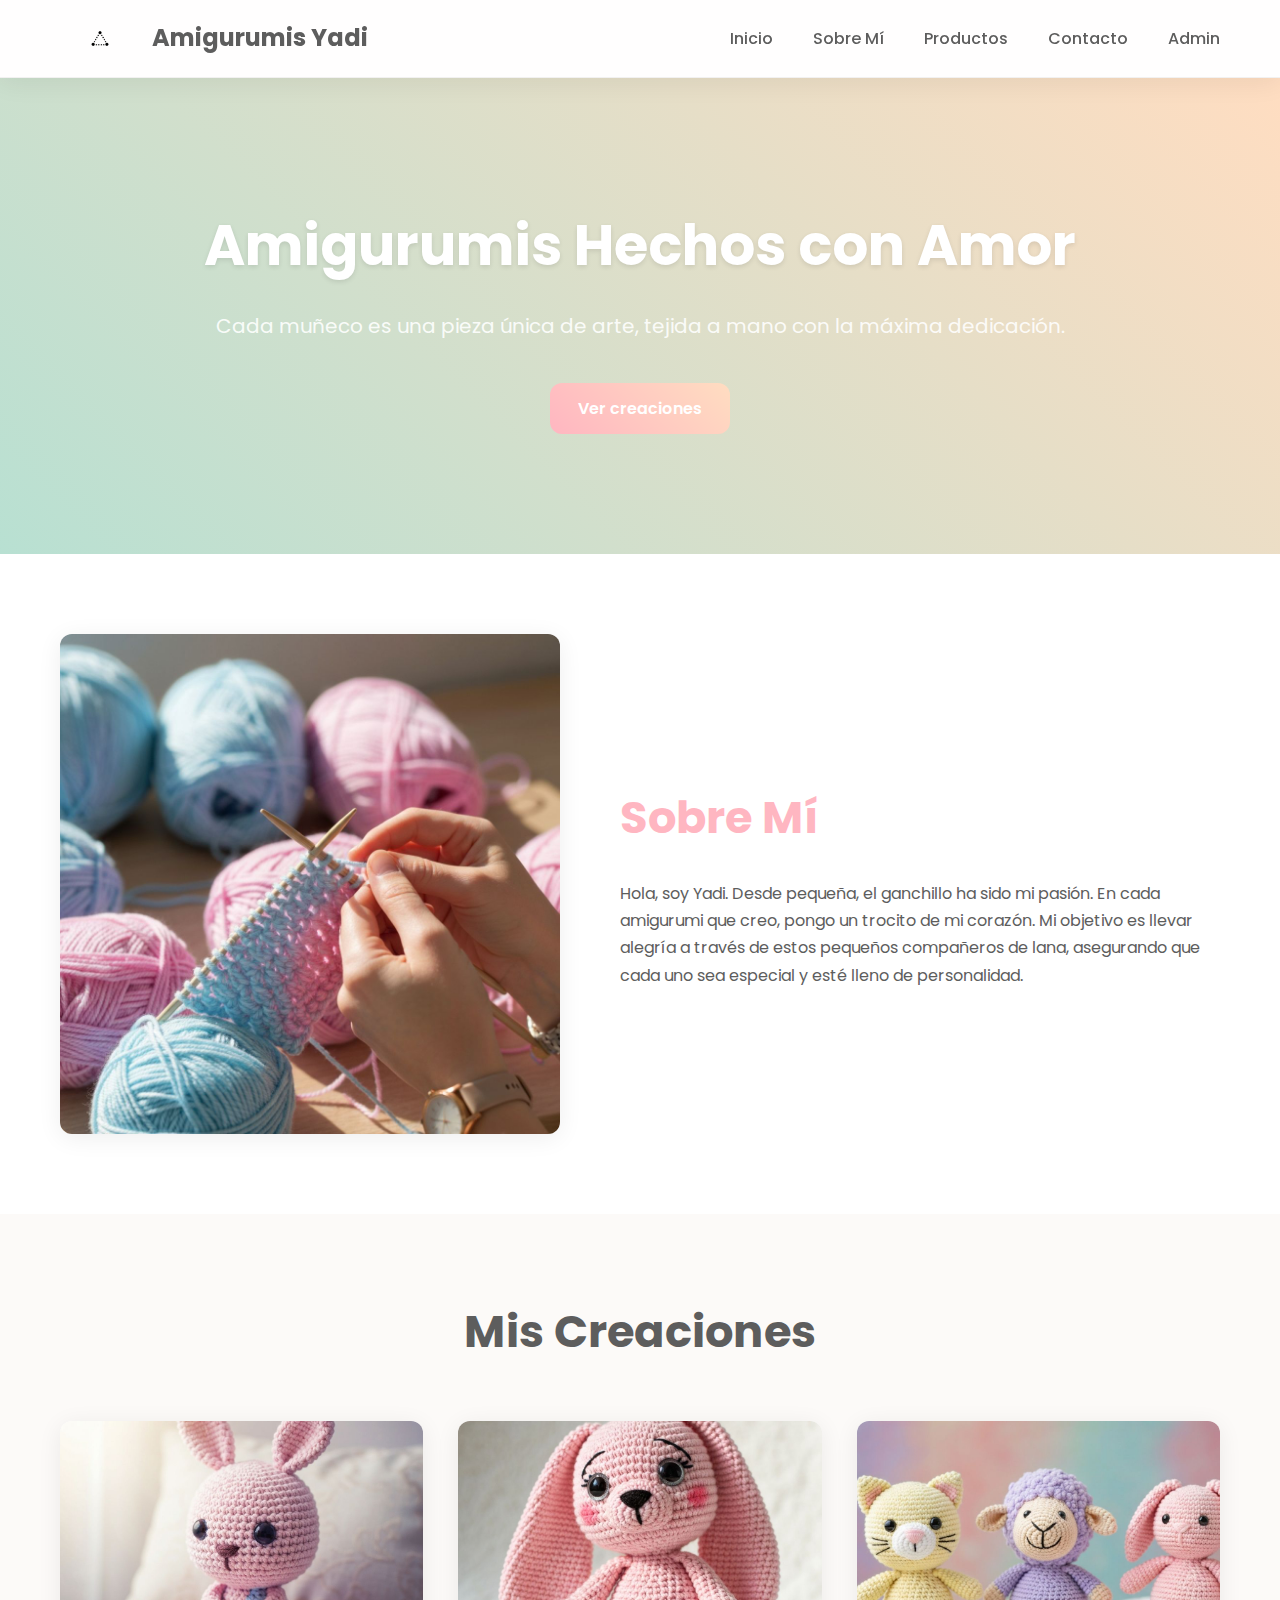
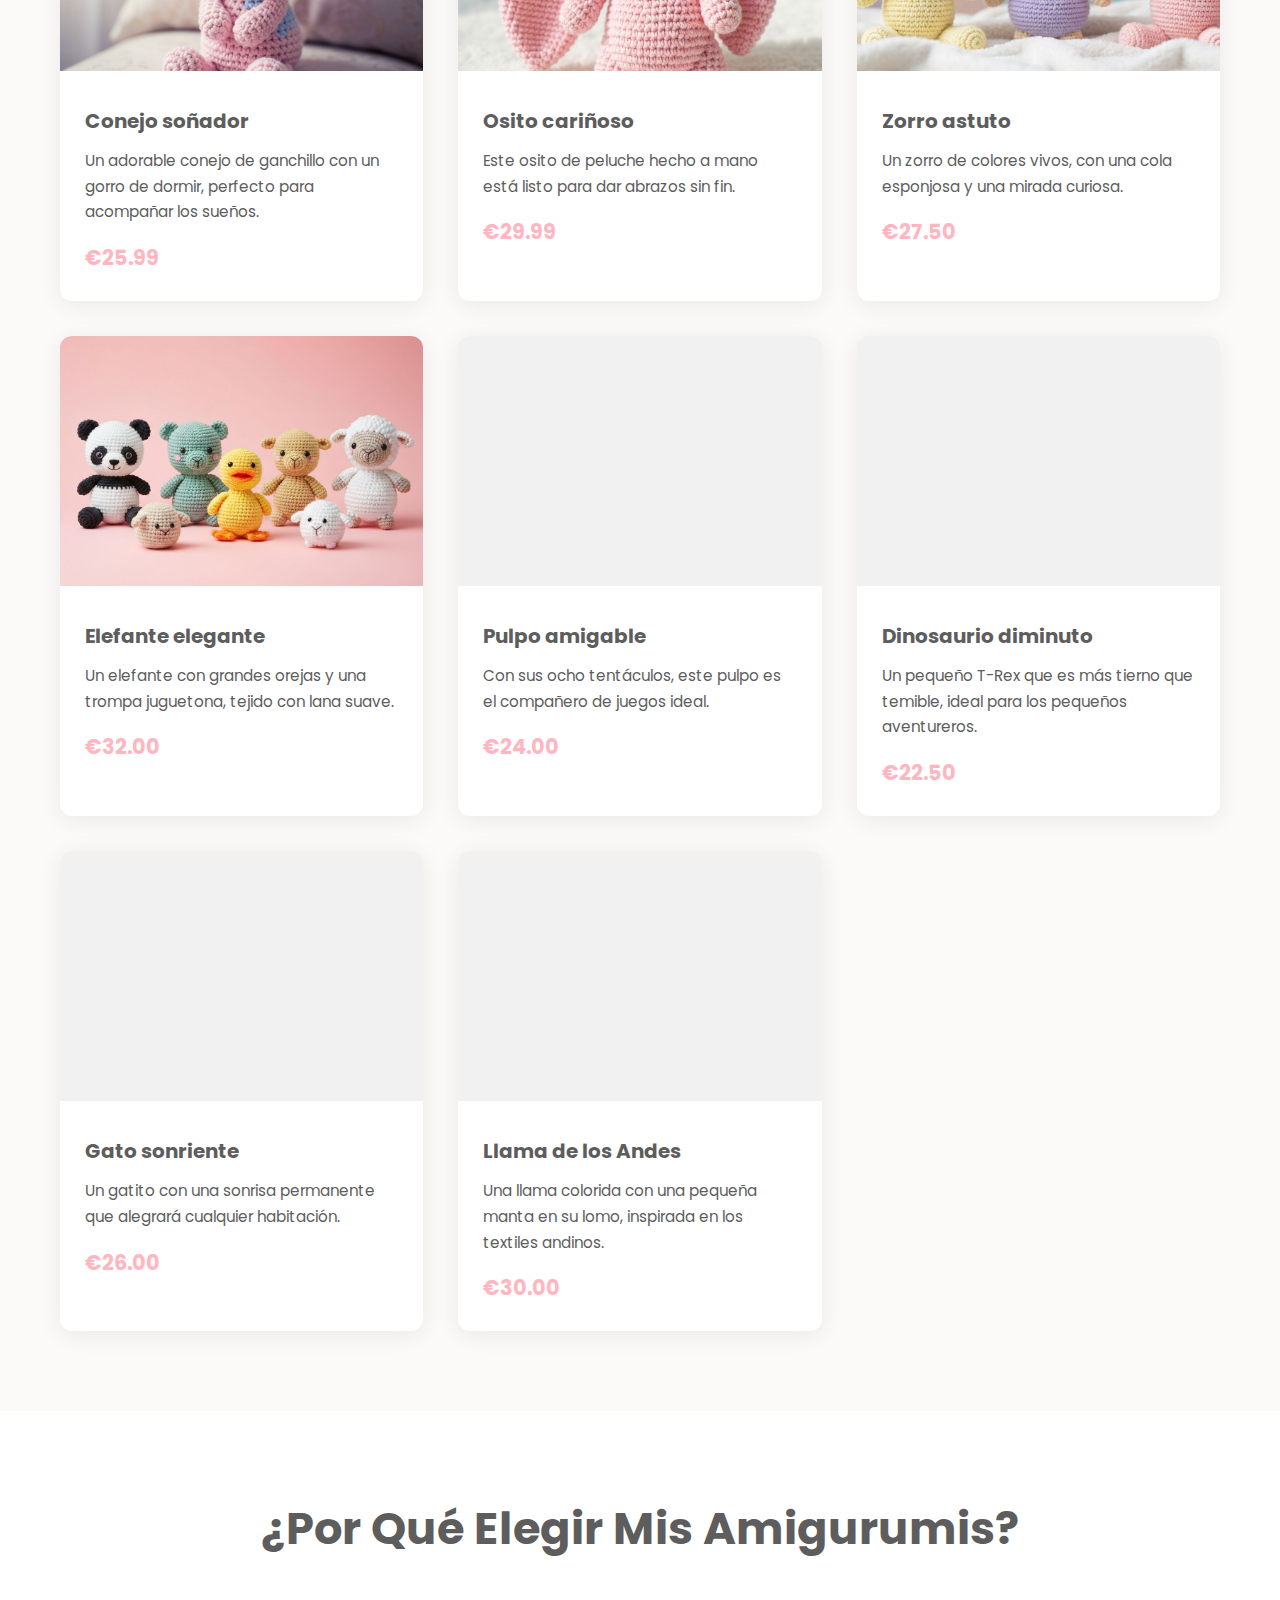
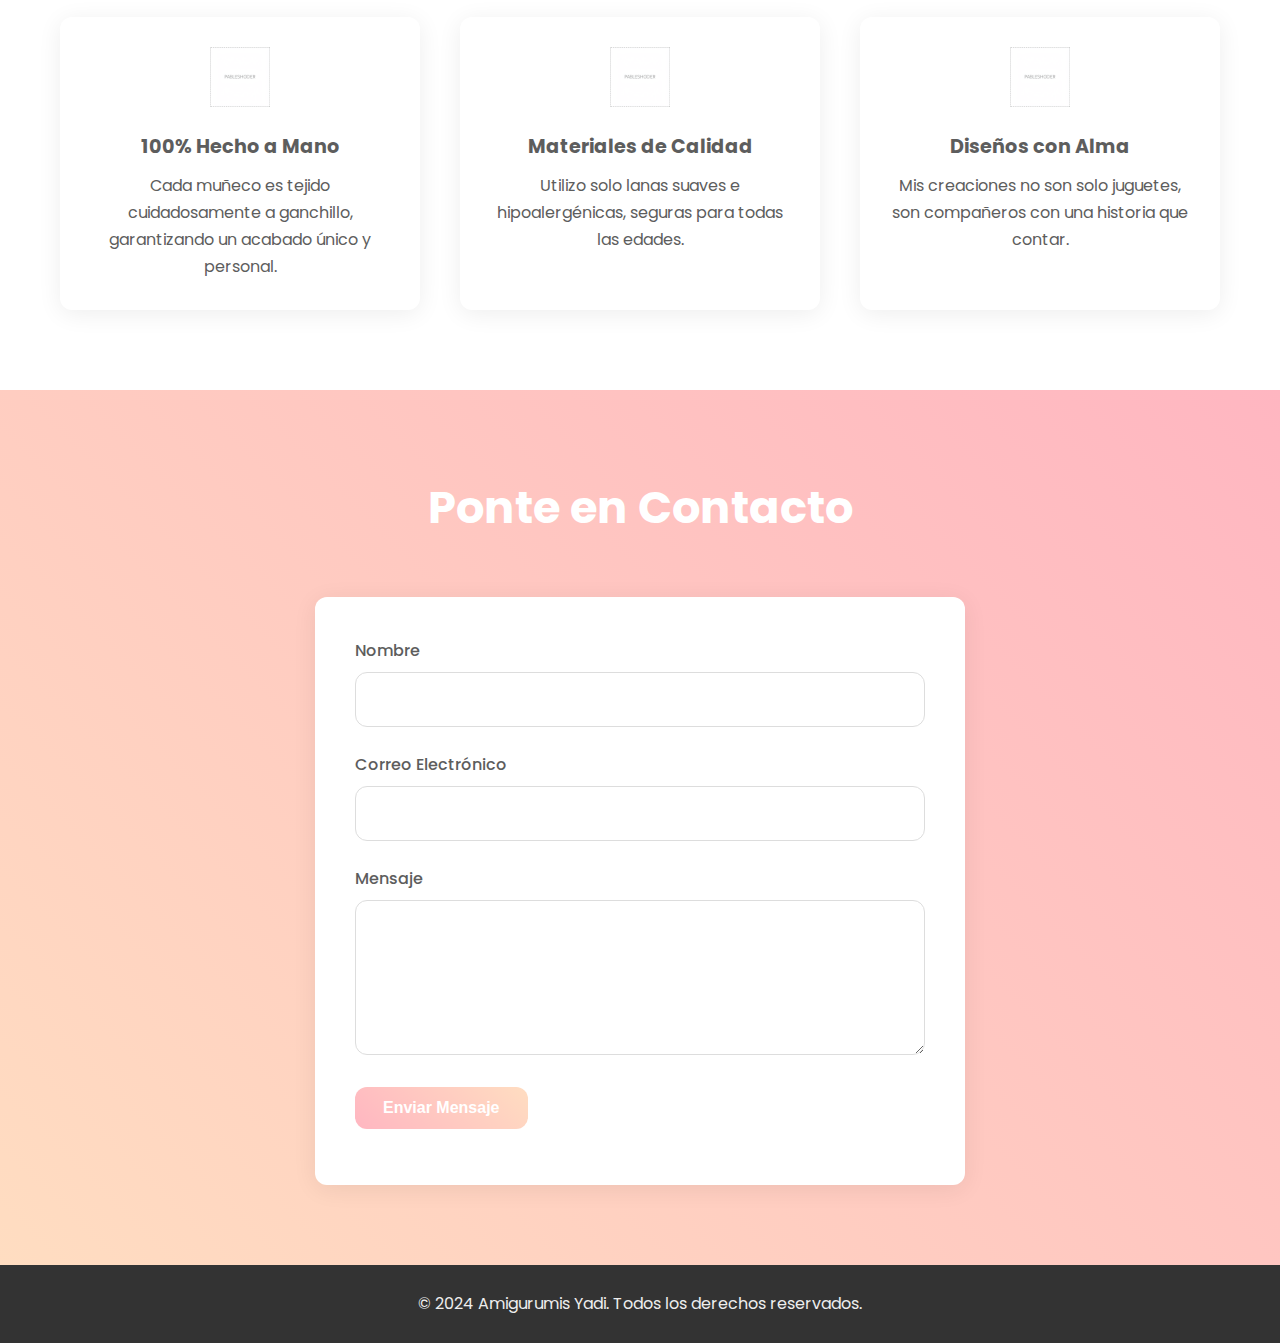
<file: index.html>
<!DOCTYPE html>
<html lang="es">
<head>
    <meta charset="UTF-8">
    <meta name="viewport" content="width=device-width, initial-scale=1.0">
    <title>Amigurumis Yadi - Hechos con Amor</title>
    <meta name="description" content="Descubre la magia de los amigurumis hechos a mano por Yadi. Muñecos de ganchillo únicos, creados con amor y dedicación en cada puntada.">
    <meta name="robots" content="index, follow">
    <link rel="icon" href="favicon.ico">
    <link rel="stylesheet" href="css/styles.css">
</head>
<body>

    <header class="navbar">
        <div class="container">
            <a href="#" class="logo">
                <img src="public/placeholder-logo.png" alt="Amigurumis Yadi Logo" loading="lazy">
                <span>Amigurumis Yadi</span>
            </a>
            <nav>
                <ul>
                    <li><a href="#hero">Inicio</a></li>
                    <li><a href="#about">Sobre Mí</a></li>
                    <li><a href="#products">Productos</a></li>
                    <li><a href="#contact">Contacto</a></li>
                    <li><a href="admin.html">Admin</a></li>
                </ul>
            </nav>
        </div>
    </header>

    <main>
        <section id="hero" class="hero-section">
            <div class="container">
                <h1>Amigurumis Hechos con Amor</h1>
                <p>Cada muñeco es una pieza única de arte, tejida a mano con la máxima dedicación.</p>
                <a href="#products" class="btn btn-primary">Ver creaciones</a>
            </div>
        </section>

        <section id="about" class="about-section">
            <div class="container">
                <div class="about-content">
                    <img src="public/hands-knitting-crochet-yarn-pastel-colors-crafting.jpg" alt="Manos tejiendo un amigurumi" loading="lazy">
                    <div class="about-text">
                        <h2>Sobre Mí</h2>
                        <p>Hola, soy Yadi. Desde pequeña, el ganchillo ha sido mi pasión. En cada amigurumi que creo, pongo un trocito de mi corazón. Mi objetivo es llevar alegría a través de estos pequeños compañeros de lana, asegurando que cada uno sea especial y esté lleno de personalidad.</p>
                    </div>
                </div>
            </div>
        </section>
        
        <section id="products" class="products-section">
            <div class="container">
                <h2>Mis Creaciones</h2>
                <div id="products-grid" class="products-grid">
                    <!-- Los productos se cargarán aquí desde db.json -->
                </div>
            </div>
        </section>

        <section id="why-choose-us" class="why-choose-us-section">
            <div class="container">
                <h2>¿Por Qué Elegir Mis Amigurumis?</h2>
                <div class="features">
                    <div class="feature-item">
                        <img src="public/generic-placeholder-icon.png" alt="Icono Calidad" loading="lazy">
                        <h3>100% Hecho a Mano</h3>
                        <p>Cada muñeco es tejido cuidadosamente a ganchillo, garantizando un acabado único y personal.</p>
                    </div>
                    <div class="feature-item">
                        <img src="public/generic-placeholder-icon.png" alt="Icono Materiales" loading="lazy">
                        <h3>Materiales de Calidad</h3>
                        <p>Utilizo solo lanas suaves e hipoalergénicas, seguras para todas las edades.</p>
                    </div>
                    <div class="feature-item">
                        <img src="public/generic-placeholder-icon.png" alt="Icono Diseño" loading="lazy">
                        <h3>Diseños con Alma</h3>
                        <p>Mis creaciones no son solo juguetes, son compañeros con una historia que contar.</p>
                    </div>
                </div>
            </div>
        </section>

        <section id="contact" class="contact-section">
            <div class="container">
                <h2>Ponte en Contacto</h2>
                <form id="contact-form" class="contact-form">
                    <div class="form-group">
                        <label for="name">Nombre</label>
                        <input type="text" id="name" name="name" required>
                    </div>
                    <div class="form-group">
                        <label for="email">Correo Electrónico</label>
                        <input type="email" id="email" name="email" required>
                    </div>
                    <div class="form-group">
                        <label for="message">Mensaje</label>
                        <textarea id="message" name="message" rows="5" required></textarea>
                    </div>
                    <button type="submit" class="btn btn-primary">Enviar Mensaje</button>
                    <p id="form-response" class="form-response"></p>
                </form>
            </div>
        </section>
    </main>

    <footer class="footer">
        <div class="container">
            <p>&copy; 2024 Amigurumis Yadi. Todos los derechos reservados.</p>
        </div>
    </footer>
    
    <script src="js/main.js"></script>
</body>
</html>
</file>
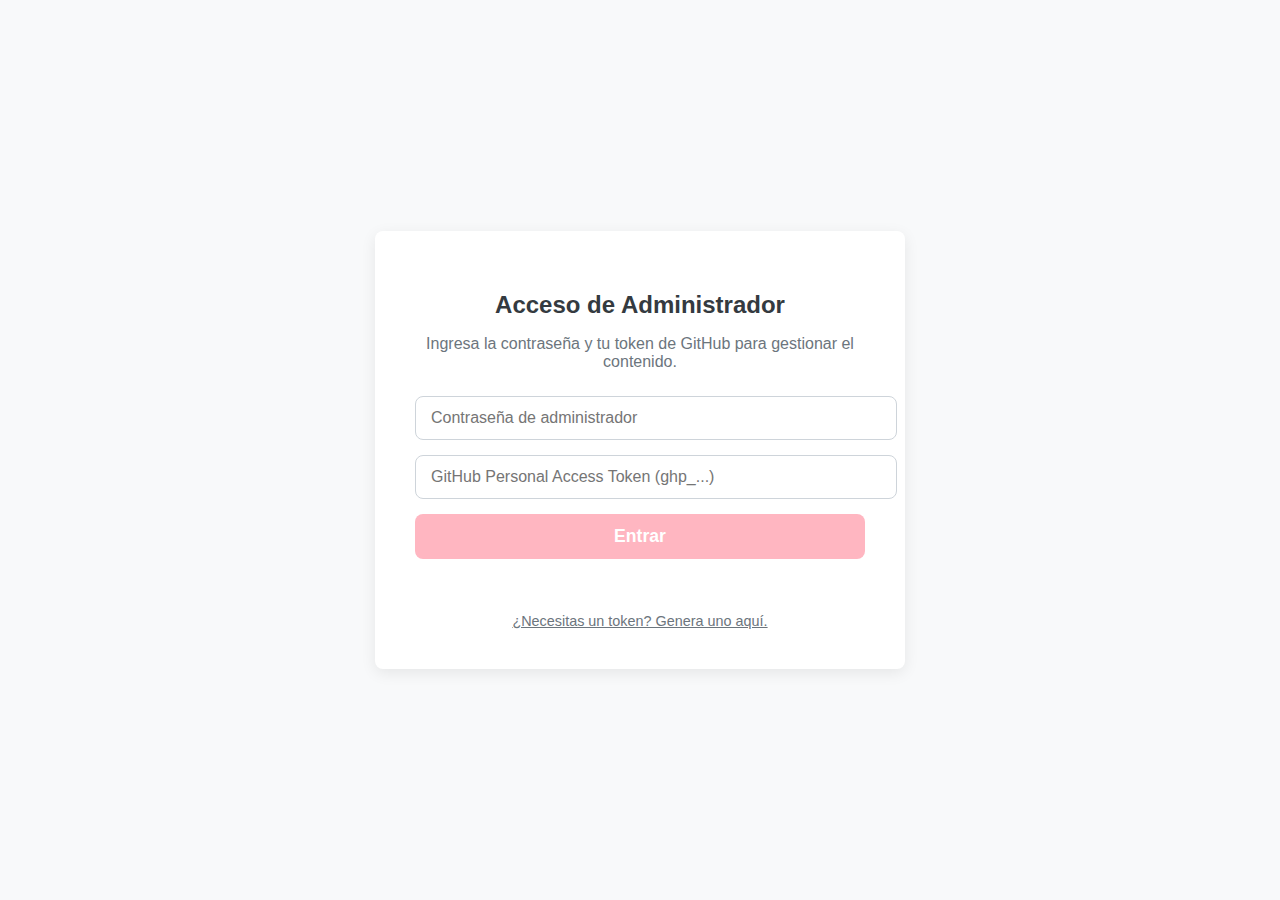
<file: admin.html>
<!DOCTYPE html>
<html lang="es">
<head>
    <meta charset="UTF-8">
    <meta name="viewport" content="width=device-width, initial-scale=1.0">
    <title>Admin - Amigurumis Yadi</title>
    <link rel="icon" href="favicon.ico">
    <link rel="stylesheet" href="css/admin.css">
</head>
<body>
    <div id="auth-screen">
        <div class="login-box">
            <h2>Acceso de Administrador</h2>
            <p>Ingresa la contraseña y tu token de GitHub para gestionar el contenido.</p>
            <input type="password" id="password" placeholder="Contraseña de administrador">
            <input type="password" id="github-token" placeholder="GitHub Personal Access Token (ghp_...)">
            <button id="login-btn">Entrar</button>
            <p id="auth-error" class="error"></p>
            <a href="https://github.com/settings/tokens/new?scopes=repo&description=AmigurumisYadi%20Admin" target="_blank" class="token-link">¿Necesitas un token? Genera uno aquí.</a>
        </div>
    </div>

    <div id="admin-panel" style="display: none;">
        <header>
            <h1>Panel de Administración</h1>
            <button id="logout-btn">Cerrar Sesión</button>
        </header>

        <main>
            <div class="tabs">
                <button class="tab-link active" data-tab="products-tab">Productos</button>
                <button class="tab-link" data-tab="messages-tab">Mensajes de Clientes</button>
            </div>

            <div id="products-tab" class="tab-content active">
                <h2>Gestionar Productos</h2>
                <div id="products-editor">
                    <!-- Los campos de productos se generarán aquí -->
                </div>
                <div class="publish-container">
                    <button id="save-publish-btn" class="btn-publish">Guardar y Publicar Cambios</button>
                    <p id="publish-status"></p>
                </div>
            </div>

            <div id="messages-tab" class="tab-content">
                <h2>Mensajes de Clientes</h2>
                <div id="messages-list">
                    <!-- Los mensajes se mostrarán aquí -->
                </div>
                <button id="clear-messages-btn" class="btn-clear">Limpiar Mensajes</button>
            </div>
        </main>
    </div>

    <script src="js/admin.js"></script>
</body>
</html>
</file>
<file: css/styles.css>
@import url('https://fonts.googleapis.com/css2?family=Poppins:wght@300;400;500;600;700&display=swap');

:root {
    --primary-color: #FFB6C1; /* Light Pink */
    --secondary-color: #B8E0D2; /* Pastel Mint */
    --accent-color: #FFDDC1; /* Peach */
    --text-color: #5D5D5D;
    --background-color: #fcfaf8;
    --white: #FFFFFF;
    --border-radius: 12px;
    --box-shadow: 0 4px 25px rgba(0, 0, 0, 0.07);
    --transition: all 0.3s ease;
}

* {
    margin: 0;
    padding: 0;
    box-sizing: border-box;
}

body {
    font-family: 'Poppins', -apple-system, BlinkMacSystemFont, "Segoe UI", Roboto, Helvetica, Arial, sans-serif;
    line-height: 1.7;
    background-color: var(--background-color);
    color: var(--text-color);
    -webkit-font-smoothing: antialiased;
    -moz-osx-font-smoothing: grayscale;
}

.container {
    max-width: 1200px;
    margin: 0 auto;
    padding: 0 20px;
}

.btn {
    display: inline-block;
    padding: 12px 28px;
    border-radius: var(--border-radius);
    text-decoration: none;
    font-weight: 600;
    font-size: 1rem;
    transition: var(--transition);
    border: none;
    cursor: pointer;
}

.btn:hover {
    transform: translateY(-3px);
    box-shadow: 0 6px 20px rgba(0, 0, 0, 0.1);
}

.btn-primary {
    background-image: linear-gradient(45deg, var(--primary-color), var(--accent-color));
    color: var(--white);
}

/* Navbar */
.navbar {
    background-color: rgba(255, 255, 255, 0.8);
    backdrop-filter: blur(10px);
    box-shadow: var(--box-shadow);
    padding: 1rem 0;
    position: sticky;
    top: 0;
    z-index: 1000;
    border-bottom: 1px solid rgba(0,0,0,0.05);
}

.navbar .container {
    display: flex;
    justify-content: space-between;
    align-items: center;
}

.navbar .logo {
    display: flex;
    align-items: center;
    text-decoration: none;
    color: var(--text-color);
    font-size: 1.5rem;
    font-weight: 700;
}

.navbar .logo img {
    height: 45px;
    margin-right: 12px;
    transition: transform 0.4s ease;
}

.navbar .logo:hover img {
    transform: rotate(360deg);
}

.navbar nav ul {
    list-style: none;
    display: flex;
    gap: 2.5rem;
}

.navbar nav a {
    text-decoration: none;
    color: var(--text-color);
    font-weight: 500;
    position: relative;
    padding: 5px 0;
}

.navbar nav a::after {
    content: '';
    position: absolute;
    bottom: 0;
    left: 0;
    width: 0;
    height: 2px;
    background-color: var(--primary-color);
    transition: width 0.3s ease;
}
.navbar nav a:hover::after {
    width: 100%;
}


/* General Sections */
main section {
    padding: 80px 0;
}

main section:nth-child(even) {
    background-color: var(--white);
}


/* Hero Section */
.hero-section {
    background-image: linear-gradient(45deg, var(--secondary-color), var(--accent-color));
    text-align: center;
    padding: 120px 0;
}

.hero-section h1 {
    font-size: 3.5rem;
    color: var(--white);
    text-shadow: 0 2px 5px rgba(0,0,0,0.1);
    margin-bottom: 1rem;
}

.hero-section p {
    font-size: 1.25rem;
    color: rgba(255,255,255,0.9);
    margin-bottom: 2.5rem;
}

/* About Section */
.about-content {
    display: grid;
    grid-template-columns: 1fr 1.2fr;
    gap: 60px;
    align-items: center;
}
.about-content img {
    width: 100%;
    border-radius: var(--border-radius);
    box-shadow: var(--box-shadow);
}
.about-text h2 {
    font-size: 2.8rem;
    margin-bottom: 1.5rem;
    color: var(--primary-color);
}

/* Products Section */
.products-section h2, .why-choose-us-section h2, .contact-section h2 {
    text-align: center;
    font-size: 2.8rem;
    margin-bottom: 50px;
}

.products-grid {
    display: grid;
    grid-template-columns: repeat(auto-fill, minmax(280px, 1fr));
    gap: 35px;
}

.product-card {
    background: var(--white);
    border-radius: var(--border-radius);
    box-shadow: var(--box-shadow);
    overflow: hidden;
    transition: var(--transition);
}

.product-card:hover {
    transform: translateY(-8px);
    box-shadow: 0 10px 30px rgba(0, 0, 0, 0.1);
}

.product-card img {
    width: 100%;
    height: 250px;
    object-fit: cover;
}

.product-card-content {
    padding: 25px;
}

.product-card-content h3 {
    margin-bottom: 10px;
    font-size: 1.25rem;
}

.product-card-content p {
    font-size: 0.95rem;
    margin-bottom: 15px;
}

.product-card-content .price {
    font-size: 1.3rem;
    font-weight: bold;
    color: var(--primary-color);
}

/* Why Choose Us Section */
.features {
    display: grid;
    grid-template-columns: repeat(auto-fit, minmax(250px, 1fr));
    gap: 40px;
    text-align: center;
}
.feature-item {
    background: var(--white);
    padding: 30px;
    border-radius: var(--border-radius);
    box-shadow: var(--box-shadow);
    transition: var(--transition);
}
.feature-item:hover {
    transform: translateY(-5px);
}
.feature-item img {
    height: 60px;
    margin-bottom: 1rem;
}
.feature-item h3 {
    margin-bottom: 0.5rem;
    font-size: 1.2rem;
}

/* Contact Section */
.contact-section {
    background-image: linear-gradient(45deg, var(--accent-color), var(--primary-color));
}
.contact-section h2 {
    color: var(--white);
}
.contact-form {
    max-width: 650px;
    margin: 0 auto;
    background: var(--white);
    padding: 40px;
    border-radius: var(--border-radius);
    box-shadow: var(--box-shadow);
}
.form-group {
    margin-bottom: 1.5rem;
}
.form-group label {
    display: block;
    margin-bottom: 8px;
    font-weight: 500;
}
.form-group input,
.form-group textarea {
    width: 100%;
    padding: 14px;
    border: 1px solid #ddd;
    border-radius: var(--border-radius);
    font-size: 1rem;
    font-family: 'Poppins', sans-serif;
    transition: var(--transition);
}
.form-group input:focus,
.form-group textarea:focus {
    outline: none;
    border-color: var(--primary-color);
    box-shadow: 0 0 0 3px rgba(255, 182, 193, 0.5);
}
.form-response {
    margin-top: 1rem;
    font-weight: bold;
    text-align: center;
}

/* Footer */
.footer {
    background-color: #333;
    color: #eee;
    text-align: center;
    padding: 25px 0;
}
.footer a {
    color: var(--primary-color);
}
</file>
<file: css/admin.css>
:root {
    --primary-color: #FFB6C1;
    --secondary-color: #B8E0D2;
    --background-color: #f8f9fa;
    --text-color: #343a40;
    --white: #fff;
    --error-color: #e74c3c;
    --success-color: #2ecc71;
    --border-radius: 8px;
    --box-shadow: 0 4px 15px rgba(0,0,0,0.08);
}

body {
    font-family: -apple-system, BlinkMacSystemFont, "Segoe UI", Roboto, Helvetica, Arial, sans-serif;
    margin: 0;
    background-color: var(--background-color);
    color: var(--text-color);
    display: flex;
    align-items: center;
    justify-content: center;
    min-height: 100vh;
}

/* Auth Screen */
#auth-screen {
    width: 100%;
    display: flex;
    justify-content: center;
    align-items: center;
}

.login-box {
    max-width: 450px;
    width: 100%;
    padding: 40px;
    background: var(--white);
    border-radius: var(--border-radius);
    box-shadow: var(--box-shadow);
    text-align: center;
}

.login-box h2 {
    margin-bottom: 10px;
}
.login-box p {
    margin-bottom: 25px;
    color: #6c757d;
}

.login-box input {
    width: 100%;
    padding: 12px 15px;
    margin-bottom: 15px;
    border: 1px solid #ced4da;
    border-radius: var(--border-radius);
    font-size: 1rem;
}

.login-box button {
    width: 100%;
    padding: 12px;
    background-color: var(--primary-color);
    color: var(--white);
    border: none;
    border-radius: var(--border-radius);
    cursor: pointer;
    font-size: 1.1rem;
    font-weight: 600;
    transition: background-color 0.2s;
}
.login-box button:hover {
    background-color: #ff9aa2;
}

.token-link {
    display: block;
    margin-top: 20px;
    font-size: 0.9rem;
    color: #6c757d;
}

.error {
    color: var(--error-color);
    margin-top: 10px;
    min-height: 1.2em;
    font-weight: 500;
}

/* Admin Panel */
#admin-panel {
    width: 100%;
    max-width: 1200px;
    margin: 20px;
    background: var(--white);
    border-radius: var(--border-radius);
    box-shadow: var(--box-shadow);
    overflow: hidden;
}

#admin-panel header {
    background-color: var(--white);
    padding: 20px 30px;
    display: flex;
    justify-content: space-between;
    align-items: center;
    border-bottom: 1px solid #eee;
}

#admin-panel header h1 {
    margin: 0;
    font-size: 1.8rem;
}

#logout-btn {
    padding: 8px 15px;
    background: #6c757d;
    color: var(--white);
    border: none;
    border-radius: var(--border-radius);
    cursor: pointer;
}

main {
    padding: 30px;
}

.tabs {
    border-bottom: 2px solid #eee;
    margin-bottom: 30px;
}

.tab-link {
    padding: 15px 25px;
    cursor: pointer;
    border: none;
    background: none;
    font-size: 1.1rem;
    font-weight: 500;
    color: #6c757d;
    border-bottom: 3px solid transparent;
    transition: all 0.2s;
}

.tab-link.active {
    color: var(--primary-color);
    border-bottom-color: var(--primary-color);
}

.tab-content { display: none; }
.tab-content.active { display: block; }

/* Products Editor */
#products-editor .product-item {
    background: #f8f9fa;
    padding: 25px;
    margin-bottom: 20px;
    border-radius: var(--border-radius);
    border: 1px solid #e9ecef;
}

#products-editor .product-item h4 {
    margin-top: 0;
    margin-bottom: 20px;
    border-bottom: 1px solid #ddd;
    padding-bottom: 10px;
}

.form-grid {
    display: grid;
    grid-template-columns: 1fr 1fr;
    gap: 20px;
}
.form-group {
    display: flex;
    flex-direction: column;
}
.form-group.full-width {
    grid-column: 1 / -1;
}

#products-editor .product-item label {
    font-weight: 500;
    margin-bottom: 8px;
    font-size: 0.9rem;
}

#products-editor .product-item input,
#products-editor .product-item textarea {
    width: 100%;
    padding: 10px;
    border: 1px solid #ced4da;
    border-radius: var(--border-radius);
    font-size: 1rem;
}

#products-editor .product-item textarea {
    min-height: 80px;
    resize: vertical;
}

.publish-container {
    margin-top: 30px;
    padding-top: 20px;
    border-top: 1px solid #eee;
}

.btn-publish {
    background-color: var(--success-color);
    color: white;
    padding: 12px 30px;
    border: none;
    border-radius: var(--border-radius);
    cursor: pointer;
    font-size: 1.1rem;
    transition: background-color 0.2s;
}
.btn-publish:hover {
    background-color: #27ae60;
}

#publish-status {
    margin-top: 15px;
    font-weight: 500;
}
#publish-status.success { color: var(--success-color); }
#publish-status.error { color: var(--error-color); }

/* Messages List */
#messages-list .message-item {
    background: #f8f9fa;
    padding: 20px;
    margin-bottom: 15px;
    border-radius: var(--border-radius);
    border-left: 5px solid var(--secondary-color);
}
#messages-list .message-item p { margin: 0 0 5px 0; }
#messages-list .message-item .message-meta { font-style: italic; color: #666; font-size: 0.9em; }
#messages-list .no-messages { color: #888; }
.btn-clear {
    background-color: var(--error-color);
    color: white;
    padding: 10px 20px;
    border: none;
    border-radius: var(--border-radius);
    cursor: pointer;
    margin-top: 10px;
}
.btn-clear:hover {
    background-color: #c0392b;
}
</file>
